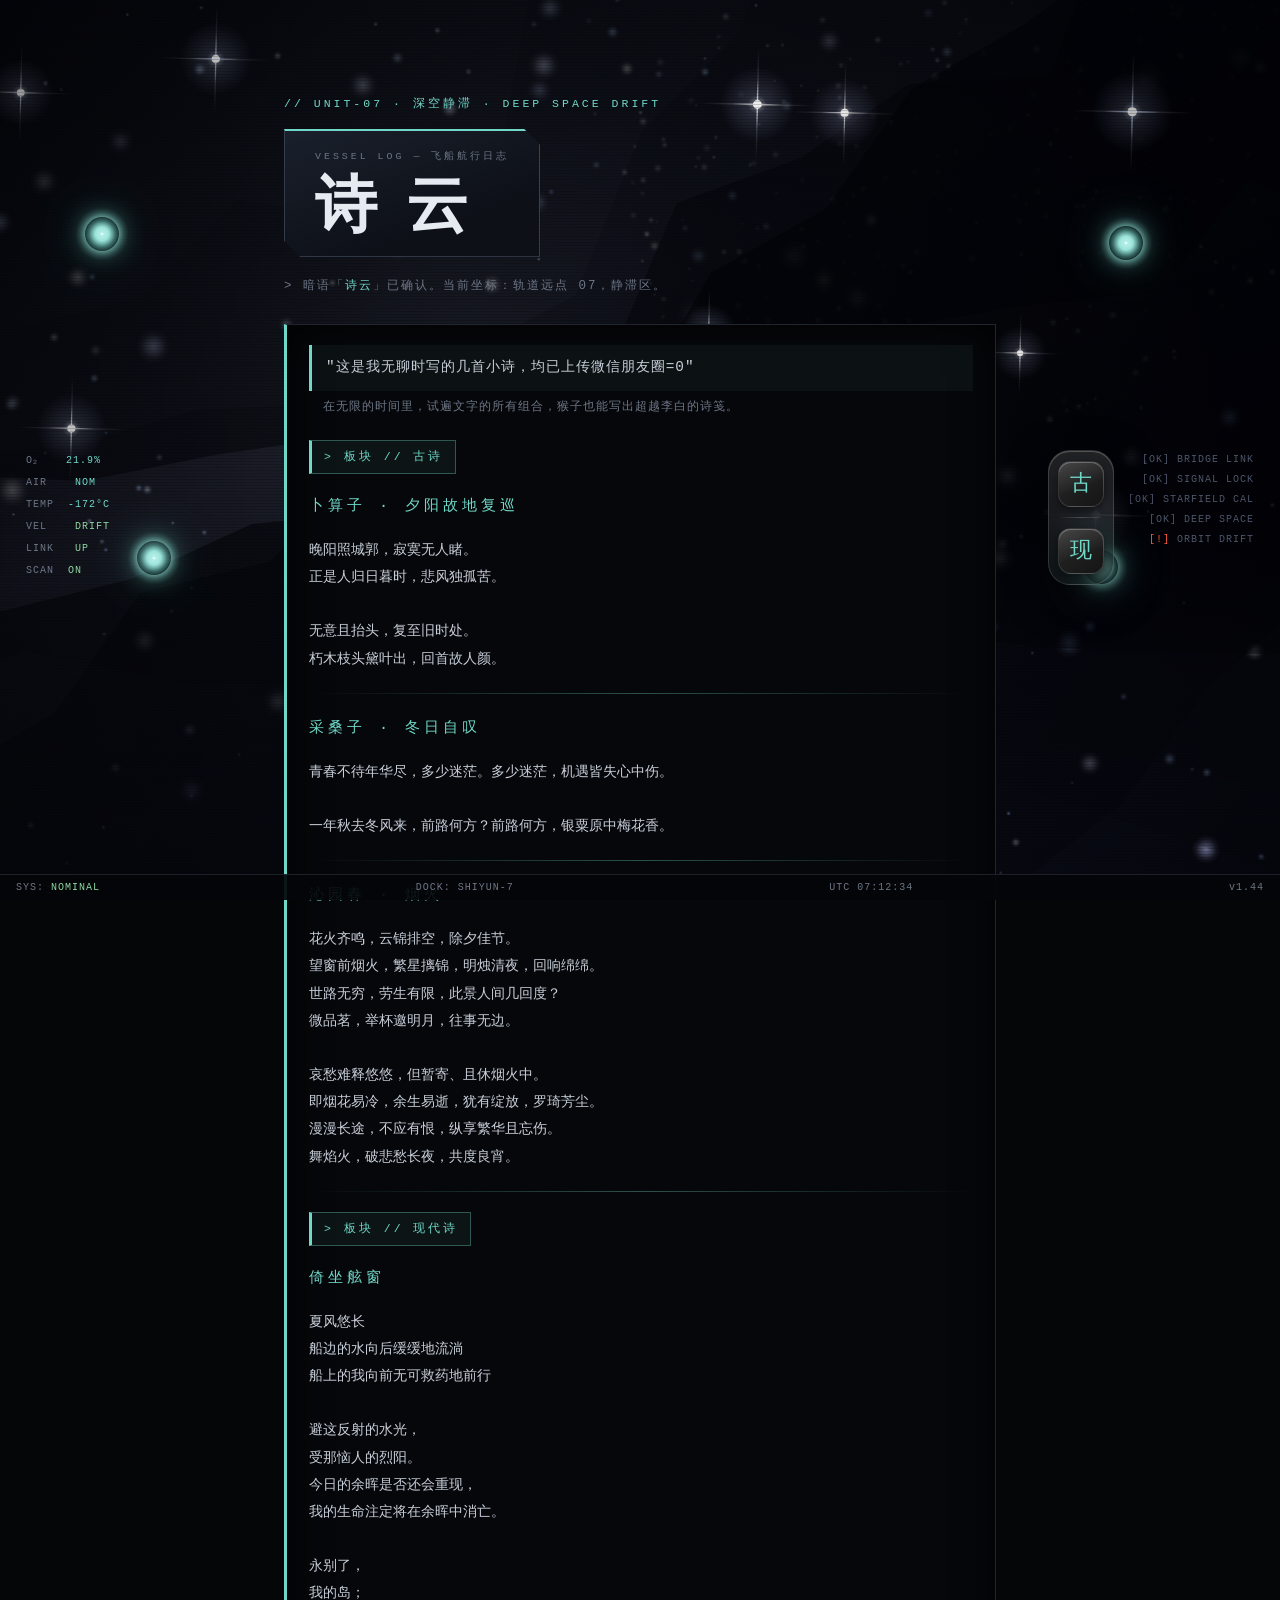
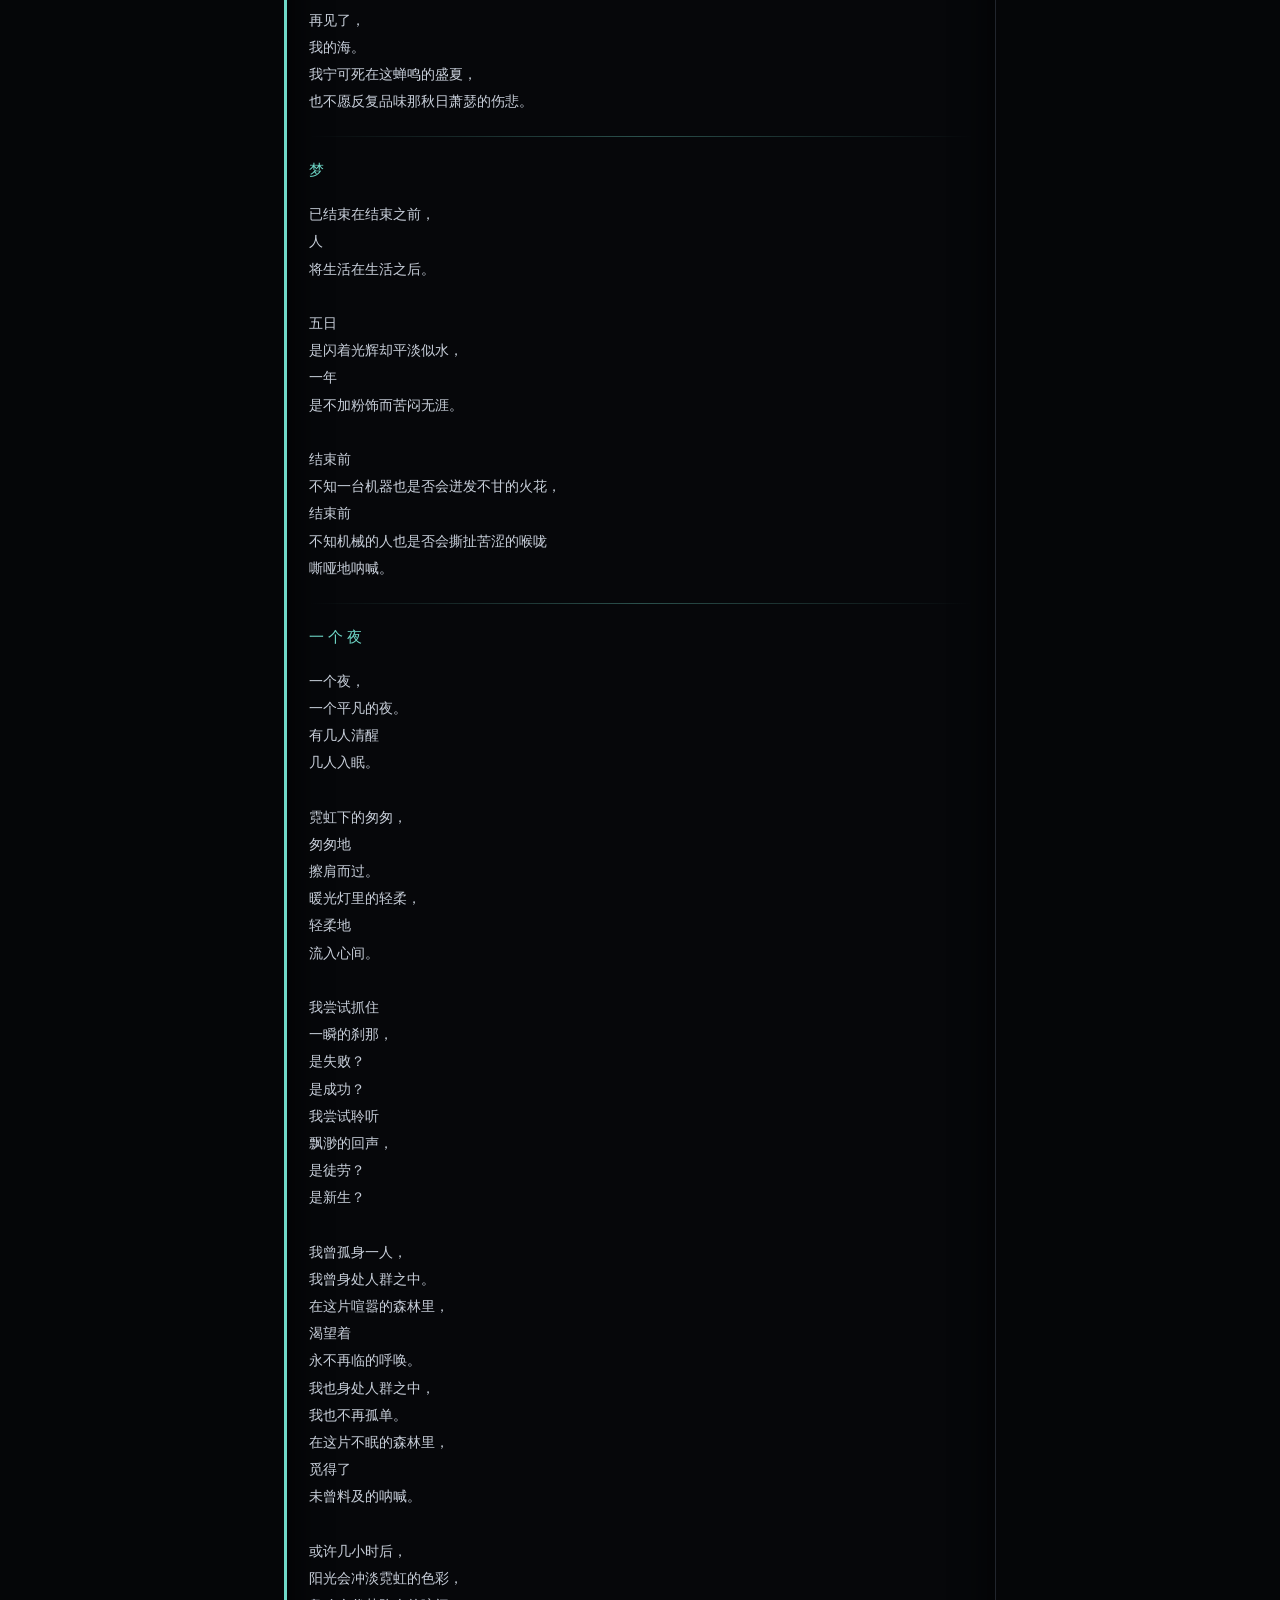
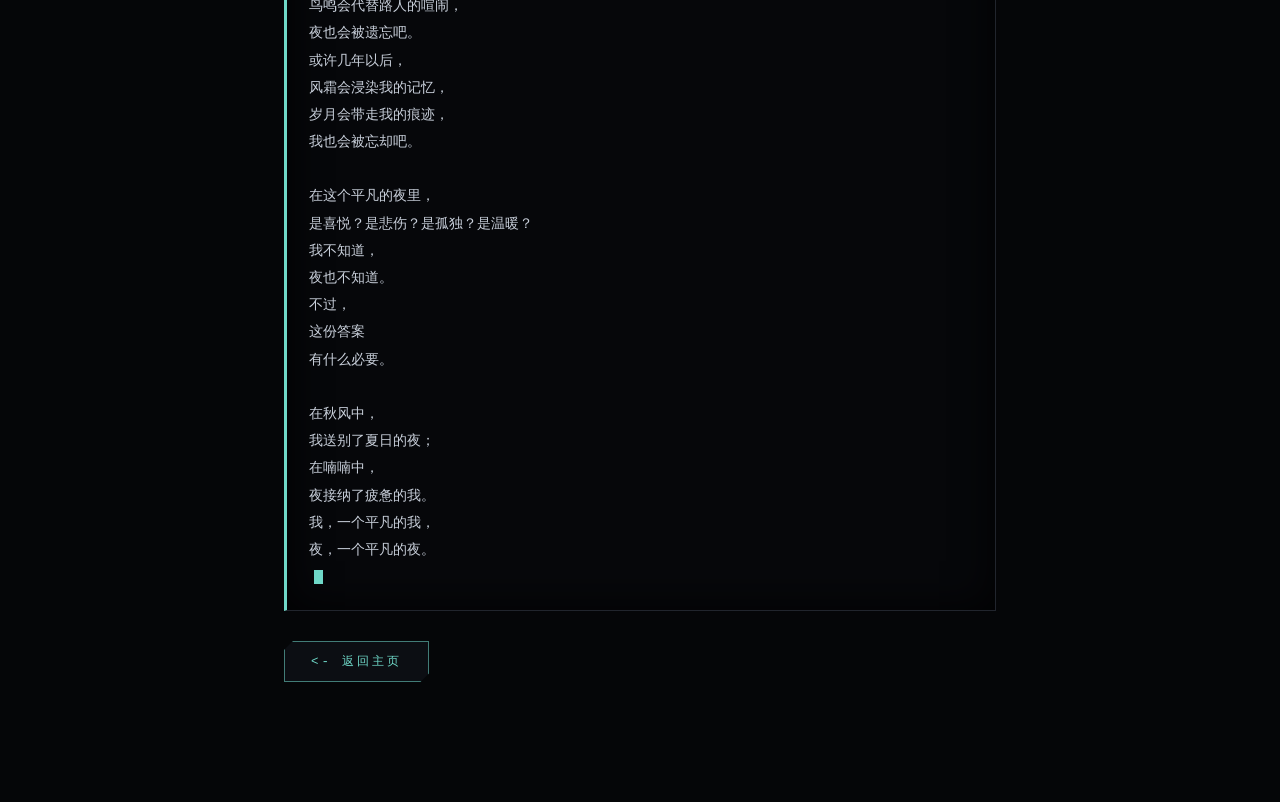
<file: shiyun.html>
<!DOCTYPE html>
<html lang="zh-CN" class="is-shiyun-enter">
<head>
  <meta charset="UTF-8" />
  <meta name="viewport" content="width=device-width, initial-scale=1.0" />
  <meta name="color-scheme" content="dark" />
  <title>诗云 · 深空静滞</title>
  <!--
    诗云（shiyun.html · v1.44 · AI-GEN · 动态星空）
    由主页彩蛋输入暗语「诗云」并回车后跳转至此。
    无缝过渡设计：主页动画最后一帧为「镜头穿过舷窗后的变焦定格星空」
    （zoom 2.4，窗框已滑出视口），本页加载后立即以同一变焦画面续接
    （深空底色防白闪、同款 canvas 星空、同款变焦倍数），随后内容分层渐显。
    画风：硬核深空终端——近黑铁灰 + 冷钢 + 冰青 HUD 点缀，
    等宽终端字、HUD 数据轨、终端日志轨、无柔光光晕。
    舷窗只存在于主页动画中；本页为纯星空画面。
    正文区为终端式内容占位，后续在此填充正式内容。
  -->
  <style>
    :root {
      --deck-bg: #050608;      /* 近黑铁灰底（防白闪，与星空背景连续） */
      --panel: #0c0e13;        /* 面板底色 */
      --steel-1: #232a35;      /* 金属亮面 */
      --steel-2: #0b0d11;      /* 金属暗面 */
      --line: rgba(140, 155, 185, 0.22);
      --text: #c8cfda;         /* 冷白 */
      --muted: #6d7686;        /* 铁灰蓝 */
      --cyan: #6fd8c8;         /* HUD 冰青强调色 */
      --red: #ff5a3c;          /* 警报红（点缀） */
      --green: #8fd6a0;        /* 终端绿 */
    }

    * {
      margin: 0;
      padding: 0;
      box-sizing: border-box;
    }

    html {
      scroll-behavior: smooth;
    }

    body {
      min-height: 100vh;
      overflow-x: hidden;
      background: var(--deck-bg);
      color: var(--text);
      font-family: "PingFang SC", "Microsoft YaHei", "Noto Sans SC", system-ui, sans-serif;
      -webkit-font-smoothing: antialiased;
    }

    /* 星空背景层：立现（与主页动画最后一帧同款渲染 + 同款变焦，跳转无缝） */
    #shiyunSky {
      position: fixed;
      inset: 0;
      width: 100%;
      height: 100%;
      display: block;
      z-index: 0;
    }

    /* 噪点 + 扫描线：工业质感 */
    .grain {
      position: fixed;
      inset: 0;
      z-index: 1;
      pointer-events: none;
      opacity: 0.6;
      background-image:
        repeating-linear-gradient(0deg, rgba(255, 255, 255, 0.025) 0 1px, transparent 1px 3px);
      mix-blend-mode: overlay;
    }

    .scanlines {
      position: fixed;
      inset: 0;
      z-index: 1;
      pointer-events: none;
      background: repeating-linear-gradient(0deg, rgba(0, 0, 0, 0.18) 0 1px, transparent 1px 3px);
    }

    /* ============ HUD 数据轨（左）+ 终端日志轨（右） ============ */
    .hud-rail,
    .log-rail {
      position: fixed;
      top: 50%;
      transform: translateY(-50%);
      z-index: 3;
      font-family: "Courier New", ui-monospace, monospace;
      font-size: 10px;
      letter-spacing: 1px;
      pointer-events: none;
      opacity: 0;
      animation: riseIn 0.9s ease-out 0.5s forwards;
    }

    .hud-rail {
      left: 26px;
      line-height: 2.2;
      color: var(--muted);
    }

    .hud-rail b { color: var(--cyan); font-weight: 400; }
    .hud-rail .ok { color: var(--green); }

    .log-rail {
      right: 26px;
      text-align: right;
      line-height: 2.0;
      color: rgba(140, 155, 185, 0.55);
      animation-delay: 0.7s;
    }

    .log-rail .warn { color: var(--red); }

    /* ============ 页面内容 ============ */
    .shiyun-page {
      position: relative;
      z-index: 3;
      max-width: 780px;
      margin: 0 auto;
      padding: 96px 34px 120px;
    }

    .shiyun-kicker {
      font-family: "Courier New", ui-monospace, monospace;
      font-size: 0.72rem;
      letter-spacing: 3px;
      color: var(--cyan);
      opacity: 0;
      animation: riseIn 0.9s ease-out 0.35s forwards;
    }

    /* 标题铭牌：切割金属板 + 粗壮实色字（无柔光光晕） */
    .shiyun-titleplate {
      display: inline-block;
      margin-top: 18px;
      padding: 18px 30px 16px;
      background: linear-gradient(160deg, #1a202c, #0d1017 70%);
      border: 1px solid rgba(140, 155, 185, 0.3);
      border-top: 2px solid var(--cyan);
      box-shadow: 0 14px 34px rgba(0, 0, 0, 0.6);
      clip-path: polygon(0 0, calc(100% - 16px) 0, 100% 16px, 100% 100%, 16px 100%, 0 calc(100% - 16px));
      opacity: 0;
      animation: riseIn 0.9s ease-out 0.5s forwards;
    }

    .shiyun-unit {
      font-family: "Courier New", ui-monospace, monospace;
      font-size: 0.62rem;
      letter-spacing: 3px;
      color: var(--muted);
    }

    .shiyun-title {
      margin: 8px 0 0;
      font-size: clamp(2.3rem, 7vw, 3.9rem);
      font-weight: 900;
      letter-spacing: 6px;
      line-height: 1.1;
      color: #e6ebf2;
      font-family: "PingFang SC", "Microsoft YaHei", sans-serif;
    }

    .shiyun-sub {
      margin: 20px 0 30px;
      font-family: "Courier New", ui-monospace, monospace;
      font-size: 0.78rem;
      letter-spacing: 2px;
      color: var(--muted);
      opacity: 0;
      animation: riseIn 0.9s ease-out 0.65s forwards;
    }

    .shiyun-sub b { color: var(--cyan); font-weight: 400; }

    @keyframes riseIn {
      from { opacity: 0; transform: translateY(14px); }
      to { opacity: 1; transform: translateY(0); }
    }

    /* 正文终端面板：近黑底 + 等宽终端字 + 闪烁光标 */
    .shiyun-body {
      position: relative;
      padding: 20px 22px;
      background: #06070a;
      border: 1px solid rgba(140, 155, 185, 0.2);
      border-left: 3px solid var(--cyan);
      box-shadow: inset 0 0 40px rgba(0, 0, 0, 0.85);
      font-family: "Courier New", ui-monospace, monospace;
      font-size: 0.85rem;
      line-height: 1.9;
      color: var(--text);
      min-height: 150px;
      opacity: 0;
      animation: riseIn 0.9s ease-out 0.8s forwards;
    }

    /* 终端光标（内容后常亮闪烁） */
    .shiyun-body::after {
      content: "";
      display: inline-block;
      width: 9px;
      height: 1.05em;
      background: var(--cyan);
      margin-left: 5px;
      vertical-align: text-bottom;
      animation: blink 1.1s steps(2, start) infinite;
    }

    @keyframes blink {
      to { visibility: hidden; }
    }

    /* 空面板占位提示 */
    .shiyun-body:empty::before {
      content: "> SYS.AWAIT // 诗云记录区（内容待写入）";
      color: var(--muted);
    }

    /* 诗云记录 · 词作终端排版（词牌青绿高亮，正文等宽、上下阕分列） */
    .shiyun-poem-head {
      margin: 0 0 16px;
      color: var(--cyan);
      font-size: 0.95rem;
      letter-spacing: 4px;
    }
    .shiyun-poem {
      margin: 0;
      line-height: 2;
    }
    /* 词作间分隔线：青色微光细线，呼应终端日志分隔 */
    .shiyun-poem-sep {
      margin: 20px 0;
      border: 0;
      height: 1px;
      background: linear-gradient(90deg, transparent, rgba(111, 216, 200, 0.35), transparent);
    }
    /* 诗云简介：主句（左侧青绿竖线卡片）+ 其下小字（灰色题注） */
    .shiyun-intro {
      margin: 0 0 6px;
      padding: 10px 14px;
      color: var(--text);
      font-size: 0.9rem;
      letter-spacing: 1px;
      line-height: 1.8;
      border-left: 3px solid var(--cyan);
      background: rgba(111, 216, 200, 0.05);
    }
    .shiyun-intro-sub {
      margin: 0 0 24px;
      padding-left: 14px;
      color: var(--muted);
      font-size: 0.72rem;
      letter-spacing: 1px;
      line-height: 1.7;
    }
    /* 诗云板块分区：终端分类徽章（古诗 / 现代诗） */
    .shiyun-cat {
      display: inline-block;
      margin: 0 0 18px;
      padding: 5px 12px;
      color: var(--cyan);
      font-size: 0.72rem;
      letter-spacing: 3px;
      border: 1px solid rgba(111, 216, 200, 0.35);
      border-left: 3px solid var(--cyan);
      background: rgba(111, 216, 200, 0.06);
    }
    /* 空板块占位提示（内容待写入） */
    .shiyun-empty {
      margin: 6px 0 0;
      color: var(--muted);
    }

    .shiyun-back {
      display: inline-block;
      margin-top: 30px;
      padding: 11px 26px;
      background: #0c0e13;
      border: 1px solid rgba(111, 216, 200, 0.55);
      color: var(--cyan);
      text-decoration: none;
      font-family: "Courier New", ui-monospace, monospace;
      font-size: 0.78rem;
      letter-spacing: 3px;
      clip-path: polygon(9px 0, 100% 0, 100% calc(100% - 9px), calc(100% - 9px) 100%, 0 100%, 0 9px);
      transition: all 0.25s ease;
      opacity: 0;
      animation: riseIn 0.9s ease-out 0.95s forwards;
    }

    .shiyun-back:hover {
      background: rgba(111, 216, 200, 0.12);
      transform: translateY(-2px);
    }

    /* ============ 板块导航 dock（古诗 / 现代诗 锚点切换） ============
       主页面同款 macOS 毛玻璃风格；宽屏固定在视口右侧中央（fixed 不随滚动，
       与正文面板右缘对齐、不遮挡文字）；窄屏（≤1024px）回落为底部水平导航。
       注意：dock 必须保持 body 直接子级，避免被面板的 riseIn transform 改变定位参照系。 */
    .shiyun-dock {
      position: fixed;
      top: 50%;
      left: calc(50% + 408px); /* 面板右缘（50%+390px）再外推 18px */
      transform: translateY(-50%);
      z-index: 200;
      padding: 10px 9px;
      border-radius: 22px;
      border: 1px solid rgba(255, 255, 255, 0.14);
      background:
        linear-gradient(180deg, rgba(255, 255, 255, 0.1), rgba(255, 255, 255, 0.02)),
        rgba(16, 16, 16, 0.55);
      backdrop-filter: blur(22px) saturate(190%);
      -webkit-backdrop-filter: blur(22px) saturate(190%);
      box-shadow:
        0 12px 40px rgba(0, 0, 0, 0.55),
        inset 0 1px 0 rgba(255, 255, 255, 0.22);
      opacity: 0;
      animation: riseIn 0.9s ease-out 1.2s forwards;
    }
    .shiyun-dock-list {
      display: flex;
      flex-direction: column;
      align-items: center;
      gap: 6px;
      list-style: none;
      margin: 0;
      padding: 0;
    }
    .shiyun-dock-item {
      display: flex;
    }
    .shiyun-dock-sep {
      width: 100%;
      height: 1px;
      margin: 4px 0;
      background: linear-gradient(90deg, transparent, rgba(255, 255, 255, 0.22), transparent);
    }
    .shiyun-dock-link {
      position: relative;
      display: block;
      text-decoration: none;
    }
    .shiyun-dock-icon {
      display: grid;
      place-items: center;
      width: 46px;
      height: 46px;
      border-radius: 13px;
      font-size: 1.35rem;
      line-height: 1;
      font-family: "Noto Serif SC", "Songti SC", serif;
      color: var(--cyan);
      background:
        linear-gradient(160deg, rgba(255, 255, 255, 0.16), rgba(255, 255, 255, 0.02) 60%),
        linear-gradient(145deg, #242424, #101010);
      border: 1px solid rgba(255, 255, 255, 0.12);
      box-shadow:
        inset 0 1px 0 rgba(255, 255, 255, 0.25),
        0 4px 10px rgba(0, 0, 0, 0.45);
      transform-origin: center;
      transition: transform 0.18s ease-out, box-shadow 0.25s, border-color 0.25s;
      will-change: transform;
    }
    .shiyun-dock-link:hover .shiyun-dock-icon {
      transform: scale(1.18);
      border-color: rgba(111, 216, 200, 0.75);
      box-shadow:
        inset 0 1px 0 rgba(255, 255, 255, 0.35),
        0 0 18px rgba(111, 216, 200, 0.45);
    }
    /* 悬停气泡标签（垂直 dock：标签弹出于图标右侧） */
    .shiyun-dock-tip {
      position: absolute;
      top: 50%;
      left: calc(100% + 12px);
      transform: translateY(-50%) translateX(-4px);
      padding: 5px 11px;
      border-radius: 9px;
      font-size: 0.72rem;
      letter-spacing: 1px;
      white-space: nowrap;
      color: var(--text);
      background: rgba(12, 12, 12, 0.85);
      border: 1px solid rgba(255, 255, 255, 0.16);
      backdrop-filter: blur(10px);
      -webkit-backdrop-filter: blur(10px);
      opacity: 0;
      pointer-events: none;
      transition: opacity 0.2s, transform 0.2s;
    }
    .shiyun-dock-link:hover .shiyun-dock-tip {
      opacity: 1;
      transform: translateY(-50%) translateX(0);
    }
    /* 锚点滚动目标：留出偏移，避免被固定元素遮住标题 */
    #poem-ancient,
    #poem-modern {
      scroll-margin-top: 22px;
    }

    /* 窄屏：dock 回落为底部水平导航（主页面同款布局） */
    @media (max-width: 1024px) {
      .shiyun-dock {
        top: auto;
        bottom: 18px;
        left: 50%;
        transform: translateX(-50%);
        padding: 9px 14px;
      }
      .shiyun-dock-list {
        flex-direction: row;
        align-items: flex-end;
        gap: 6px;
      }
      .shiyun-dock-sep {
        width: 1px;
        height: auto;
        align-self: stretch;
        margin: 4px 5px;
        background: linear-gradient(180deg, transparent, rgba(255, 255, 255, 0.22), transparent);
      }
      .shiyun-dock-tip {
        top: auto;
        left: 50%;
        bottom: calc(100% + 12px);
        transform: translateX(-50%) translateY(6px);
      }
      .shiyun-dock-link:hover .shiyun-dock-tip {
        transform: translateX(-50%) translateY(0);
      }
      .shiyun-dock-link:hover .shiyun-dock-icon {
        transform-origin: center bottom;
      }
    }

    /* ============ 悬浮粒子（面板外可交互光点 · 星尘风、无泡泡感） ============
       小核心 + 弥散辉光：无圆形硬边、无球体内高光，呈现发光星尘的观感 */
    .shiyun-orbs {
      position: fixed;
      inset: 0;
      z-index: 100;
      pointer-events: none;
    }
    .shiyun-orb {
      position: absolute;
      left: var(--ox);
      top: var(--oy);
      width: 34px;
      height: 34px;
      transform: translate(-50%, -50%);
      padding: 0;
      border-radius: 50%;
      cursor: pointer;
      pointer-events: auto;
      border: none;
      background: radial-gradient(
        circle at 50% 50%,
        #ffffff 0%,
        rgba(190, 255, 248, 0.9) 28%,
        rgba(111, 216, 200, 0.35) 55%,
        rgba(111, 216, 200, 0) 75%
      );
      box-shadow:
        0 0 10px rgba(170, 245, 235, 0.9),
        0 0 26px rgba(111, 216, 200, 0.6),
        0 0 60px rgba(111, 216, 200, 0.32);
      animation: orbFloat 7s ease-in-out var(--ad) infinite;
      transition: transform 0.25s cubic-bezier(0.22, 1, 0.36, 1), box-shadow 0.25s ease;
      will-change: transform;
    }
    /* 弥散光晕层：无边界，随呼吸扩散消隐 */
    .shiyun-orb::before {
      content: "";
      position: absolute;
      inset: -10px;
      border-radius: 50%;
      background: radial-gradient(circle, rgba(111, 216, 200, 0.4) 0%, rgba(111, 216, 200, 0.12) 45%, rgba(111, 216, 200, 0) 70%);
      animation: orbPulse 3.6s ease-in-out var(--ad) infinite;
    }
    /* 绕行卫星光点：沿轨道匀速旋转的细小亮星 */
    .shiyun-orb::after {
      content: "";
      position: absolute;
      left: 50%;
      top: 50%;
      width: 6px;
      height: 6px;
      margin: -3px;
      border-radius: 50%;
      background: radial-gradient(circle, #ffffff, rgba(160, 240, 230, 0.8) 50%, rgba(160, 240, 230, 0) 75%);
      box-shadow: 0 0 8px rgba(170, 245, 235, 0.95);
      animation: orbOrbit 5.2s linear var(--ad) infinite;
    }
    .shiyun-orb:hover {
      transform: translate(-50%, -50%) scale(1.2);
      box-shadow:
        0 0 14px rgba(190, 255, 248, 1),
        0 0 34px rgba(111, 216, 200, 0.85),
        0 0 80px rgba(111, 216, 200, 0.5);
    }

    @keyframes orbFloat {
      0%, 100% { margin-top: 0; }
      50% { margin-top: -12px; }
    }
    @keyframes orbPulse {
      0%, 100% { opacity: 0.5; transform: scale(0.85); }
      50% { opacity: 1; transform: scale(1.15); }
    }
    @keyframes orbOrbit {
      from { transform: rotate(0deg) translateX(26px) rotate(0deg); }
      to { transform: rotate(360deg) translateX(26px) rotate(-360deg); }
    }

    /* ============ 照片相册弹窗（丝滑开合） ============ */
    .shiyun-modal {
      position: fixed;
      inset: 0;
      z-index: 400;
      display: grid;
      place-items: center;
      padding: 24px;
      visibility: hidden;
      transition: visibility 0s linear 0.45s;
    }
    .shiyun-modal.is-open {
      visibility: visible;
      transition-delay: 0s;
    }
    .shiyun-modal-backdrop {
      position: absolute;
      inset: 0;
      background: rgba(3, 4, 6, 0.72);
      -webkit-backdrop-filter: blur(12px) saturate(120%);
      backdrop-filter: blur(12px) saturate(120%);
      opacity: 0;
      transition: opacity 0.4s ease;
    }
    .shiyun-modal.is-open .shiyun-modal-backdrop { opacity: 1; }
    .shiyun-modal-panel {
      position: relative;
      width: min(580px, 94vw);
      max-height: min(82vh, 760px);
      display: flex;
      flex-direction: column;
      background:
        linear-gradient(165deg, rgba(22, 27, 37, 0.97), rgba(9, 11, 16, 0.98) 70%);
      border: 1px solid rgba(111, 216, 200, 0.35);
      border-top: 2px solid var(--cyan);
      box-shadow:
        0 34px 90px rgba(0, 0, 0, 0.72),
        0 0 34px rgba(111, 216, 200, 0.14);
      clip-path: polygon(0 0, calc(100% - 22px) 0, 100% 22px, 100% 100%, 22px 100%, 0 calc(100% - 22px));
      opacity: 0;
      transform: translateY(26px) scale(0.94);
      transition:
        transform 0.45s cubic-bezier(0.22, 1, 0.36, 1),
        opacity 0.32s ease;
    }
    .shiyun-modal.is-open .shiyun-modal-panel {
      opacity: 1;
      transform: translateY(0) scale(1);
    }
    .shiyun-modal-head {
      position: relative;
      display: flex;
      align-items: baseline;
      gap: 14px;
      padding: 20px 24px 14px;
      border-bottom: 1px solid rgba(140, 155, 185, 0.18);
    }
    .shiyun-modal-kicker {
      margin: 0;
      font-family: "Courier New", ui-monospace, monospace;
      font-size: 0.66rem;
      letter-spacing: 3px;
      color: var(--muted);
      white-space: nowrap;
      overflow: hidden;
    }
    .shiyun-modal-title {
      margin: 0;
      font-size: 1.1rem;
      letter-spacing: 6px;
      color: var(--cyan);
    }
    .shiyun-modal-close {
      margin-left: auto;
      width: 30px;
      height: 30px;
      align-self: center;
      border-radius: 8px;
      border: 1px solid rgba(140, 155, 185, 0.3);
      background: transparent;
      color: var(--text);
      font-size: 1rem;
      line-height: 1;
      cursor: pointer;
      transition: border-color 0.2s ease, color 0.2s ease, transform 0.2s ease, background 0.2s ease;
    }
    .shiyun-modal-close:hover {
      color: var(--cyan);
      border-color: var(--cyan);
      background: rgba(111, 216, 200, 0.08);
      transform: rotate(90deg);
    }
    .shiyun-modal-body {
      flex: 1;
      overflow-y: auto;
      padding: 20px 24px;
    }
    /* 错落相册墙：dense 密集网格 + 随机跨行/跨列，照片大小不一、不整齐排列 */
    .shiyun-album-grid {
      display: grid;
      grid-template-columns: repeat(3, 1fr);
      grid-auto-rows: 86px;
      grid-auto-flow: dense;
      gap: 10px;
    }
    .shiyun-album-empty {
      grid-column: 1 / -1;
      margin: 0;
      padding: 46px 0;
      text-align: center;
      font-family: "Courier New", ui-monospace, monospace;
      font-size: 0.78rem;
      letter-spacing: 2px;
      color: var(--muted);
    }
    .shiyun-album-fig {
      margin: 0;
      position: relative;
      border: 1px solid rgba(140, 155, 185, 0.25);
      background: #0a0c11;
      overflow: hidden;
      clip-path: polygon(8px 0, 100% 0, 100% calc(100% - 8px), calc(100% - 8px) 100%, 0 100%, 0 8px);
    }
    .shiyun-album-fig img {
      position: absolute;
      inset: 0;
      width: 100%;
      height: 100%;
      object-fit: cover;
      display: block;
    }
    .shiyun-album-fig figcaption {
      position: absolute;
      left: 0;
      bottom: 0;
      width: 100%;
      padding: 10px 8px 4px;
      font-family: "Courier New", ui-monospace, monospace;
      font-size: 0.6rem;
      letter-spacing: 1px;
      color: rgba(200, 207, 218, 0.85);
      background: linear-gradient(transparent, rgba(3, 4, 6, 0.78));
    }
    @media (max-width: 560px) {
      .shiyun-album-grid {
        grid-template-columns: repeat(2, 1fr);
      }
    }
    /* 上传入口：默认隐藏（照片只能由站主上传），弹窗进入 RW 模式后显示 */
    .shiyun-upload {
      display: none;
      align-items: center;
      justify-content: center;
      gap: 8px;
      margin-top: 16px;
      padding: 11px 0;
      border-radius: 12px;
      border: 1px dashed rgba(111, 216, 200, 0.5);
      color: var(--cyan);
      font-size: 0.82rem;
      letter-spacing: 2px;
      cursor: pointer;
      transition: background 0.25s ease, border-color 0.25s ease, box-shadow 0.25s ease;
    }
    .shiyun-modal.is-rw .shiyun-upload {
      display: flex;
    }
    .shiyun-upload:hover {
      background: rgba(111, 216, 200, 0.08);
      border-color: var(--cyan);
      box-shadow: 0 0 16px rgba(111, 216, 200, 0.2);
    }
    .shiyun-upload-plus {
      font-size: 1.05rem;
      line-height: 1;
    }
    .shiyun-modal-foot {
      padding: 10px 24px 16px;
      font-family: "Courier New", ui-monospace, monospace;
      font-size: 0.62rem;
      letter-spacing: 2px;
      color: var(--muted);
    }

    /* 窄屏：隐藏悬浮粒子，避免挤压面板 */
    @media (max-width: 1024px) {
      .shiyun-orbs { display: none; }
    }

    /* 底部系统状态栏 */
    .sys-bar {
      position: fixed;
      left: 0;
      right: 0;
      bottom: 0;
      z-index: 4;
      height: 26px;
      display: flex;
      justify-content: space-between;
      align-items: center;
      padding: 0 16px;
      background: rgba(5, 6, 9, 0.92);
      border-top: 1px solid rgba(140, 155, 185, 0.18);
      font-family: "Courier New", ui-monospace, monospace;
      font-size: 10px;
      letter-spacing: 1px;
      color: var(--muted);
      opacity: 0;
      animation: riseIn 0.9s ease-out 1.1s forwards;
    }

    .sys-bar b { color: var(--green); font-weight: 400; }

    /* 移动端：侧轨隐藏、边距收窄 */
    @media (max-width: 720px) {
      .hud-rail, .log-rail { display: none; }
      .shiyun-page { padding: 60px 18px 50px; }
    }

    /* ============ HUD 准星光标（新页面） ============ */
    /* AI-generated: 深空终端风——冰青圆环 + 中心点，悬停可交互元素时
       圆环放大；仅在桌面精确指针且允许动效时由 JS 启用（html.is-hud-cursor）。
       原生指针的隐藏同样推迟到用户第一次移动鼠标，脚本未运行时不产生影响。 */
    .hud-ring,
    .hud-dot {
      position: fixed;
      top: 0;
      left: 0;
      z-index: 10000;
      pointer-events: none;
      opacity: 0;
    }

    .hud-ring {
      width: 24px;
      height: 24px;
      margin: -12px 0 0 -12px;
      border: 1px solid rgba(111, 216, 200, 0.85);
      border-radius: 50%;
      box-shadow:
        0 0 6px rgba(111, 216, 200, 0.25),
        inset 0 0 6px rgba(111, 216, 200, 0.15);
      transition: width 0.18s ease, height 0.18s ease,
        margin 0.18s ease, opacity 0.3s ease;
    }

    .hud-dot {
      width: 3px;
      height: 3px;
      margin: -1.5px 0 0 -1.5px;
      background: var(--cyan);
      border-radius: 50%;
      box-shadow: 0 0 4px rgba(111, 216, 200, 0.9);
    }

    .hud-ring.is-hover {
      width: 34px;
      height: 34px;
      margin: -17px 0 0 -17px;
    }

    html.is-hud-cursor,
    html.is-hud-cursor * {
      cursor: none;
    }

    /* 入场过场动画期间（星空续接 + 内容分层渐显）隐藏一切光标，
       过渡完成后由 JS 移除 is-shiyun-enter 恢复 */
    html.is-shiyun-enter,
    html.is-shiyun-enter * {
      cursor: none !important;
    }

    html.is-shiyun-enter .hud-ring,
    html.is-shiyun-enter .hud-dot {
      opacity: 0 !important;
    }
  </style>
</head>
<body>
  <!-- 星空背景（scripts/shiyun.js 渲染，与主页动画同款 + 同款变焦定格） -->
  <canvas id="shiyunSky"></canvas>
  <div class="grain" aria-hidden="true"></div>
  <div class="scanlines" aria-hidden="true"></div>

  <!-- 左侧 HUD 数据轨 -->
  <div class="hud-rail" aria-hidden="true">
    O₂&nbsp;&nbsp;&nbsp;&nbsp;<b>21.9%</b><br>
    AIR&nbsp;&nbsp;&nbsp;&nbsp;<b>NOM</b><br>
    TEMP&nbsp;&nbsp;<b>-172°C</b><br>
    VEL&nbsp;&nbsp;&nbsp;&nbsp;<span class="ok">DRIFT</span><br>
    LINK&nbsp;&nbsp;&nbsp;<span class="ok">UP</span><br>
    SCAN&nbsp;&nbsp;<span class="ok">ON</span>
  </div>

  <!-- 右侧终端日志轨 -->
  <div class="log-rail" aria-hidden="true">
    <span class="ok">[OK]</span> BRIDGE LINK<br>
    <span class="ok">[OK]</span> SIGNAL LOCK<br>
    <span class="ok">[OK]</span> STARFIELD CAL<br>
    <span class="ok">[OK]</span> DEEP SPACE<br>
    <span class="warn">[!]</span> ORBIT DRIFT
  </div>

  <!-- 页面内容：诗云正文占位区（后续填充） -->
  <main class="shiyun-page">
    <p class="shiyun-kicker">// UNIT-07 · 深空静滞 · DEEP SPACE DRIFT</p>
    <div class="shiyun-titleplate">
      <p class="shiyun-unit">VESSEL LOG — 飞船航行日志</p>
      <h1 class="shiyun-title">诗 云</h1>
    </div>
    <p class="shiyun-sub">&gt; 暗语「<b>诗云</b>」已确认。当前坐标：轨道远点 07，静滞区。</p>
    <section class="shiyun-body" id="shiyunBody">
      <!-- 诗云简介 -->
      <p class="shiyun-intro">"这是我无聊时写的几首小诗，均已上传微信朋友圈=0"</p>
      <p class="shiyun-intro-sub">在无限的时间里，试遍文字的所有组合，猴子也能写出超越李白的诗笺。</p>

      <!-- 板块一：古诗（词） -->
      <p class="shiyun-cat" id="poem-ancient">&gt; 板块 // 古诗</p>
      <p class="shiyun-poem-head">卜算子 · 夕阳故地复巡</p>
      <p class="shiyun-poem">
        晚阳照城郭，寂寞无人睹。<br>
        正是人归日暮时，悲风独孤苦。<br>
        <br>
        无意且抬头，复至旧时处。<br>
        朽木枝头黛叶出，回首故人颜。
      </p>
      <hr class="shiyun-poem-sep" aria-hidden="true">
      <p class="shiyun-poem-head">采桑子 · 冬日自叹</p>
      <p class="shiyun-poem">
        青春不待年华尽，多少迷茫。多少迷茫，机遇皆失心中伤。<br>
        <br>
        一年秋去冬风来，前路何方？前路何方，银粟原中梅花香。
      </p>
      <hr class="shiyun-poem-sep" aria-hidden="true">
      <p class="shiyun-poem-head">沁园春 · 烟火</p>
      <p class="shiyun-poem">
        花火齐鸣，云锦排空，除夕佳节。<br>
        望窗前烟火，繁星摛锦，明烛清夜，回响绵绵。<br>
        世路无穷，劳生有限，此景人间几回度？<br>
        微品茗，举杯邀明月，往事无边。<br>
        <br>
        哀愁难释悠悠，但暂寄、且休烟火中。<br>
        即烟花易冷，余生易逝，犹有绽放，罗琦芳尘。<br>
        漫漫长途，不应有恨，纵享繁华且忘伤。<br>
        舞焰火，破悲愁长夜，共度良宵。
      </p>

      <!-- 板块二：现代诗 -->
      <hr class="shiyun-poem-sep" aria-hidden="true">
      <p class="shiyun-cat" id="poem-modern">&gt; 板块 // 现代诗</p>
      <p class="shiyun-poem-head">倚坐舷窗</p>
      <p class="shiyun-poem">
        夏风悠长<br>
        船边的水向后缓缓地流淌<br>
        船上的我向前无可救药地前行<br>
        <br>
        避这反射的水光，<br>
        受那恼人的烈阳。<br>
        今日的余晖是否还会重现，<br>
        我的生命注定将在余晖中消亡。<br>
        <br>
        永别了，<br>
        我的岛；<br>
        再见了，<br>
        我的海。<br>
        我宁可死在这蝉鸣的盛夏，<br>
        也不愿反复品味那秋日萧瑟的伤悲。
      </p>
      <hr class="shiyun-poem-sep" aria-hidden="true">
      <p class="shiyun-poem-head">梦</p>
      <p class="shiyun-poem">
        已结束在结束之前，<br>
        人<br>
        将生活在生活之后。<br>
        <br>
        五日<br>
        是闪着光辉却平淡似水，<br>
        一年<br>
        是不加粉饰而苦闷无涯。<br>
        <br>
        结束前<br>
        不知一台机器也是否会迸发不甘的火花，<br>
        结束前<br>
        不知机械的人也是否会撕扯苦涩的喉咙<br>
        嘶哑地呐喊。
      </p>
      <hr class="shiyun-poem-sep" aria-hidden="true">
      <p class="shiyun-poem-head">一个夜</p>
      <p class="shiyun-poem">
        一个夜，<br>
        一个平凡的夜。<br>
        有几人清醒<br>
        几人入眠。<br>
        <br>
        霓虹下的匆匆，<br>
        匆匆地<br>
        擦肩而过。<br>
        暖光灯里的轻柔，<br>
        轻柔地<br>
        流入心间。<br>
        <br>
        我尝试抓住<br>
        一瞬的刹那，<br>
        是失败？<br>
        是成功？<br>
        我尝试聆听<br>
        飘渺的回声，<br>
        是徒劳？<br>
        是新生？<br>
        <br>
        我曾孤身一人，<br>
        我曾身处人群之中。<br>
        在这片喧嚣的森林里，<br>
        渴望着<br>
        永不再临的呼唤。<br>
        我也身处人群之中，<br>
        我也不再孤单。<br>
        在这片不眠的森林里，<br>
        觅得了<br>
        未曾料及的呐喊。<br>
        <br>
        或许几小时后，<br>
        阳光会冲淡霓虹的色彩，<br>
        鸟鸣会代替路人的喧闹，<br>
        夜也会被遗忘吧。<br>
        或许几年以后，<br>
        风霜会浸染我的记忆，<br>
        岁月会带走我的痕迹，<br>
        我也会被忘却吧。<br>
        <br>
        在这个平凡的夜里，<br>
        是喜悦？是悲伤？是孤独？是温暖？<br>
        我不知道，<br>
        夜也不知道。<br>
        不过，<br>
        这份答案<br>
        有什么必要。<br>
        <br>
        在秋风中，<br>
        我送别了夏日的夜；<br>
        在喃喃中，<br>
        夜接纳了疲惫的我。<br>
        我，一个平凡的我，<br>
        夜，一个平凡的夜。
      </p>
    </section>
    <a class="shiyun-back" href="index.html">&lt;- 返回主页</a>
  </main>

  <!-- 板块导航 dock：古诗 / 现代诗 锚点切换（主页面同款毛玻璃风格，挂于正文面板右侧） -->
  <nav class="shiyun-dock" id="shiyunDock" aria-label="诗云板块导航">
    <ul class="shiyun-dock-list">
      <li class="shiyun-dock-item">
        <a class="shiyun-dock-link" href="#poem-ancient">
          <span class="shiyun-dock-tip">古诗</span>
          <span class="shiyun-dock-icon" aria-hidden="true">古</span>
        </a>
      </li>
      <li class="shiyun-dock-sep" aria-hidden="true"></li>
      <li class="shiyun-dock-item">
        <a class="shiyun-dock-link" href="#poem-modern">
          <span class="shiyun-dock-tip">现代诗</span>
          <span class="shiyun-dock-icon" aria-hidden="true">现</span>
        </a>
      </li>
    </ul>
  </nav>

  <!-- 悬浮粒子：面板外的可交互光球（点击开启对应相册弹窗，无文字纯光效） -->
  <div class="shiyun-orbs">
    <button class="shiyun-orb" data-orb="0" style="--ox: 8%; --oy: 26vh; --ad: 0s;" aria-label="拾光相册"></button>
    <button class="shiyun-orb" data-orb="1" style="--ox: 12%; --oy: 62vh; --ad: 1.6s;" aria-label="流水相册"></button>
    <button class="shiyun-orb" data-orb="2" style="--ox: 88%; --oy: 27vh; --ad: 0.8s;" aria-label="夜话相册"></button>
    <button class="shiyun-orb" data-orb="3" style="--ox: 86%; --oy: 63vh; --ad: 2.4s;" aria-label="留影相册"></button>
  </div>

  <!-- 照片相册弹窗：点击粒子后弹出，后续可向其中上传照片 -->
  <div class="shiyun-modal" id="shiyunModal" role="dialog" aria-modal="true" aria-labelledby="shiyunModalTitle">
    <div class="shiyun-modal-backdrop" data-close-modal></div>
    <div class="shiyun-modal-panel">
      <header class="shiyun-modal-head">
        <p class="shiyun-modal-kicker">SYS.ALBUM // 星尘相册</p>
        <h2 class="shiyun-modal-title" id="shiyunModalTitle">拾光</h2>
        <button class="shiyun-modal-close" data-close-modal aria-label="关闭">×</button>
      </header>
      <div class="shiyun-modal-body">
        <div class="shiyun-album-grid" id="shiyunAlbumGrid"></div>
        <label class="shiyun-upload" for="shiyunFileInput">
          <span class="shiyun-upload-plus">＋</span>
          <span>上传照片</span>
          <input type="file" id="shiyunFileInput" accept="image/*" multiple hidden />
        </label>
      </div>
      <footer class="shiyun-modal-foot">ALBUM.RO // 相册只读 · 照片由站主收录</footer>
    </div>
  </div>

  <!-- 底部系统状态栏 -->
  <div class="sys-bar" aria-hidden="true">
    <span>SYS: <b>NOMINAL</b></span>
    <span>DOCK: SHIYUN-7</span>
    <span>UTC 07:12:34</span>
    <span>v1.44</span>
  </div>

  <script src="scripts/shiyun.js?v=1.44.3"></script>
  <script>
    // 复用主页遮罩动画的星空渲染，以动画尾帧的同款变焦（zoom 2.4）
    // 定格显示，两页画面无缝衔接（立现、无入场淡出、无舷窗）
    (function () {
      var sky = document.getElementById("shiyunSky");
      if (window.ShiyunWarp && window.ShiyunWarp.renderSky) {
        window.ShiyunWarp.renderSky(sky, { zoom: 2.4 });
      }
    })();
  </script>
  <script>
    // 入场过场：星空续接 + 内容分层渐显期间隐藏光标。
    // 过场动画 = 从主页按下回车键 → 本页完全弹出；最晚的 sys-bar
    // 为 1.1s delay + 0.9s 动画（共 2.0s），故保持隐藏至 2.1s 才恢复
    (function () {
      var enterEnd = 2100; // 对齐最晚的 sys-bar riseIn（0.9s + 1.1s delay）
      setTimeout(function () {
        document.documentElement.classList.remove("is-shiyun-enter");
      }, enterEnd);
    })();

    // HUD 准星光标：冰青圆环 + 中心点（新页面专属图案）
    // 仅在桌面精确指针且允许动效时启用；首次移动鼠标才隐藏原生指针
    (function () {
      var finePointer = window.matchMedia("(hover: hover) and (pointer: fine)").matches;
      var reduceMotion = window.matchMedia("(prefers-reduced-motion: reduce)").matches;
      if (!finePointer || reduceMotion || !document.body) return;

      var root = document.documentElement;
      var ring = document.createElement("div");
      var dot = document.createElement("div");
      ring.className = "hud-ring";
      dot.className = "hud-dot";
      ring.setAttribute("aria-hidden", "true");
      dot.setAttribute("aria-hidden", "true");
      document.body.appendChild(ring);
      document.body.appendChild(dot);

      var HOVER_SELECTOR = "a, button, input, textarea, select, .shiyun-back, .shiyun-titleplate";

      var mx = window.innerWidth / 2;
      var my = window.innerHeight / 2;
      var rx = mx;
      var ry = my;
      var started = false;

      function onMove(e) {
        mx = e.clientX;
        my = e.clientY;
        if (!started) {
          started = true;
          rx = mx;
          ry = my;
          root.classList.add("is-hud-cursor");
          ring.style.opacity = "1";
          dot.style.opacity = "1";
        }
      }

      function tick() {
        rx += (mx - rx) * 0.22;
        ry += (my - ry) * 0.22;
        dot.style.transform = "translate(" + mx + "px, " + my + "px)";
        ring.style.transform = "translate(" + rx.toFixed(2) + "px, " + ry.toFixed(2) + "px)";
        requestAnimationFrame(tick);
      }

      window.addEventListener("mousemove", onMove, { passive: true });

      document.addEventListener("mouseover", function (e) {
        if (e.target && e.target.closest && e.target.closest(HOVER_SELECTOR)) {
          ring.classList.add("is-hover");
        }
      });
      document.addEventListener("mouseout", function (e) {
        if (e.target && e.target.closest && e.target.closest(HOVER_SELECTOR)) {
          var to = e.relatedTarget;
          if (!to || !to.closest || !to.closest(HOVER_SELECTOR)) {
            ring.classList.remove("is-hover");
          }
        }
      });

      requestAnimationFrame(tick);
    })();

    // ============ 悬浮粒子 + 照片相册弹窗 ============
    (function () {
      var ORB_NAMES = ["拾光", "流水", "夜话", "留影"];
      var albums = {
        // 拾光相册：站主预置照片（相对 shiyun.html 的静态资源路径）
        "0": [
          "assets/albums/shi-guang/photo-01.jpg",
          "assets/albums/shi-guang/photo-02.jpg",
          "assets/albums/shi-guang/photo-03.jpg",
          "assets/albums/shi-guang/photo-04.jpg",
          "assets/albums/shi-guang/photo-05.jpg",
          "assets/albums/shi-guang/photo-06.jpg",
          "assets/albums/shi-guang/photo-07.jpg",
          "assets/albums/shi-guang/photo-08.jpg"
        ],
        // 流水相册：站主预置照片
        "1": [
          "assets/albums/liu-shui/photo-01.jpg",
          "assets/albums/liu-shui/photo-02.jpg",
          "assets/albums/liu-shui/photo-03.jpg",
          "assets/albums/liu-shui/photo-04.jpg",
          "assets/albums/liu-shui/photo-05.jpg",
          "assets/albums/liu-shui/photo-06.jpg"
        ],
        // 夜话相册：站主预置照片
        "2": [
          "assets/albums/ye-hua/photo-01.jpg",
          "assets/albums/ye-hua/photo-02.jpg",
          "assets/albums/ye-hua/photo-03.jpg",
          "assets/albums/ye-hua/photo-04.jpg",
          "assets/albums/ye-hua/photo-05.jpg",
          "assets/albums/ye-hua/photo-06.jpg",
          "assets/albums/ye-hua/photo-07.jpg"
        ],
        // 留影相册：站主预置照片
        "3": [
          "assets/albums/liu-ying/photo-01.jpg",
          "assets/albums/liu-ying/photo-02.jpg",
          "assets/albums/liu-ying/photo-03.jpg",
          "assets/albums/liu-ying/photo-04.jpg",
          "assets/albums/liu-ying/photo-05.jpg",
          "assets/albums/liu-ying/photo-06.jpg",
          "assets/albums/liu-ying/photo-07.jpg",
          "assets/albums/liu-ying/photo-08.jpg",
          "assets/albums/liu-ying/photo-09.jpg"
        ]
      };
      var currentKey = "0";

      var modal = document.getElementById("shiyunModal");
      var grid = document.getElementById("shiyunAlbumGrid");
      var title = document.getElementById("shiyunModalTitle");
      var fileInput = document.getElementById("shiyunFileInput");
      var closeTargets = modal.querySelectorAll("[data-close-modal]");
      var reduceMotion = window.matchMedia("(prefers-reduced-motion: reduce)").matches;

      function render(key) {
        var shots = albums[key] || [];
        grid.innerHTML = "";
        if (shots.length === 0) {
          var empty = document.createElement("p");
          empty.className = "shiyun-album-empty";
          empty.textContent = "ALBUM.EMPTY // 尚未收录星尘照片";
          grid.appendChild(empty);
          return;
        }
        shots.forEach(function (src, i) {
          var fig = document.createElement("figure");
          fig.className = "shiyun-album-fig";
          // 随机跨行/跨列（错落有致，不整齐排列）：约 30% 跨 2 列、35% 跨 2 行，
          // 若既未跨列也未跨行，再以 45% 概率补一个高块，避免整排都是小方格
          var cs = Math.random() < 0.3 ? 2 : 1;
          var rs = Math.random() < 0.35 ? 2 : 1;
          if (cs === 1 && rs === 1 && Math.random() < 0.45) rs = 2;
          fig.style.gridColumn = "span " + cs;
          fig.style.gridRow = "span " + rs;
          var img = document.createElement("img");
          img.src = src;
          img.alt = "照片";
          var cap = document.createElement("figcaption");
          cap.textContent = "SHOT-" + String(i + 1).padStart(3, "0");
          fig.appendChild(img);
          fig.appendChild(cap);
          grid.appendChild(fig);
        });
      }

      function openModal(key) {
        currentKey = key;
        title.textContent = ORB_NAMES[Number(key)] || "相册";
        render(key);
        modal.classList.add("is-open");
        document.body.style.overflow = "hidden";
        if (reduceMotion) {
          modal.style.transition = "none";
        }
      }

      function closeModal() {
        modal.classList.remove("is-open");
        document.body.style.overflow = "";
        fileInput.value = "";
      }

      document.querySelectorAll(".shiyun-orb").forEach(function (orb) {
        orb.addEventListener("click", function () {
          openModal(orb.getAttribute("data-orb"));
        });
      });

      closeTargets.forEach(function (el) {
        el.addEventListener("click", function (e) {
          e.stopPropagation();
          closeModal();
        });
      });

      document.addEventListener("keydown", function (e) {
        if (e.key === "Escape" && modal.classList.contains("is-open")) {
          closeModal();
        }
      });

      // 站主解锁：快速连点弹窗标题 7 次进入 RW 模式，上传入口随之出现（访客不可见）
      var unlockClicks = 0;
      var unlockTimer = null;
      title.addEventListener("click", function () {
        unlockClicks++;
        clearTimeout(unlockTimer);
        unlockTimer = setTimeout(function () { unlockClicks = 0; }, 1200);
        if (unlockClicks >= 7) {
          unlockClicks = 0;
          modal.classList.add("is-rw");
          var foot = modal.querySelector(".shiyun-modal-foot");
          if (foot) foot.textContent = "ALBUM.RW // 站主上传模式已解锁";
        }
      });

      fileInput.addEventListener("change", function () {
        var files = Array.prototype.slice.call(fileInput.files || []);
        if (!files.length) return;
        var pending = files.filter(function (f) { return f.type.indexOf("image/") === 0; });
        var done = 0;
        pending.forEach(function (file) {
          var reader = new FileReader();
          reader.onload = function () {
            albums[currentKey] = albums[currentKey] || [];
            albums[currentKey].push(reader.result);
            done++;
            if (done === pending.length) render(currentKey);
          };
          reader.readAsDataURL(file);
        });
        fileInput.value = "";
      });
    })();
  </script>
</body>
</html>
</file>
